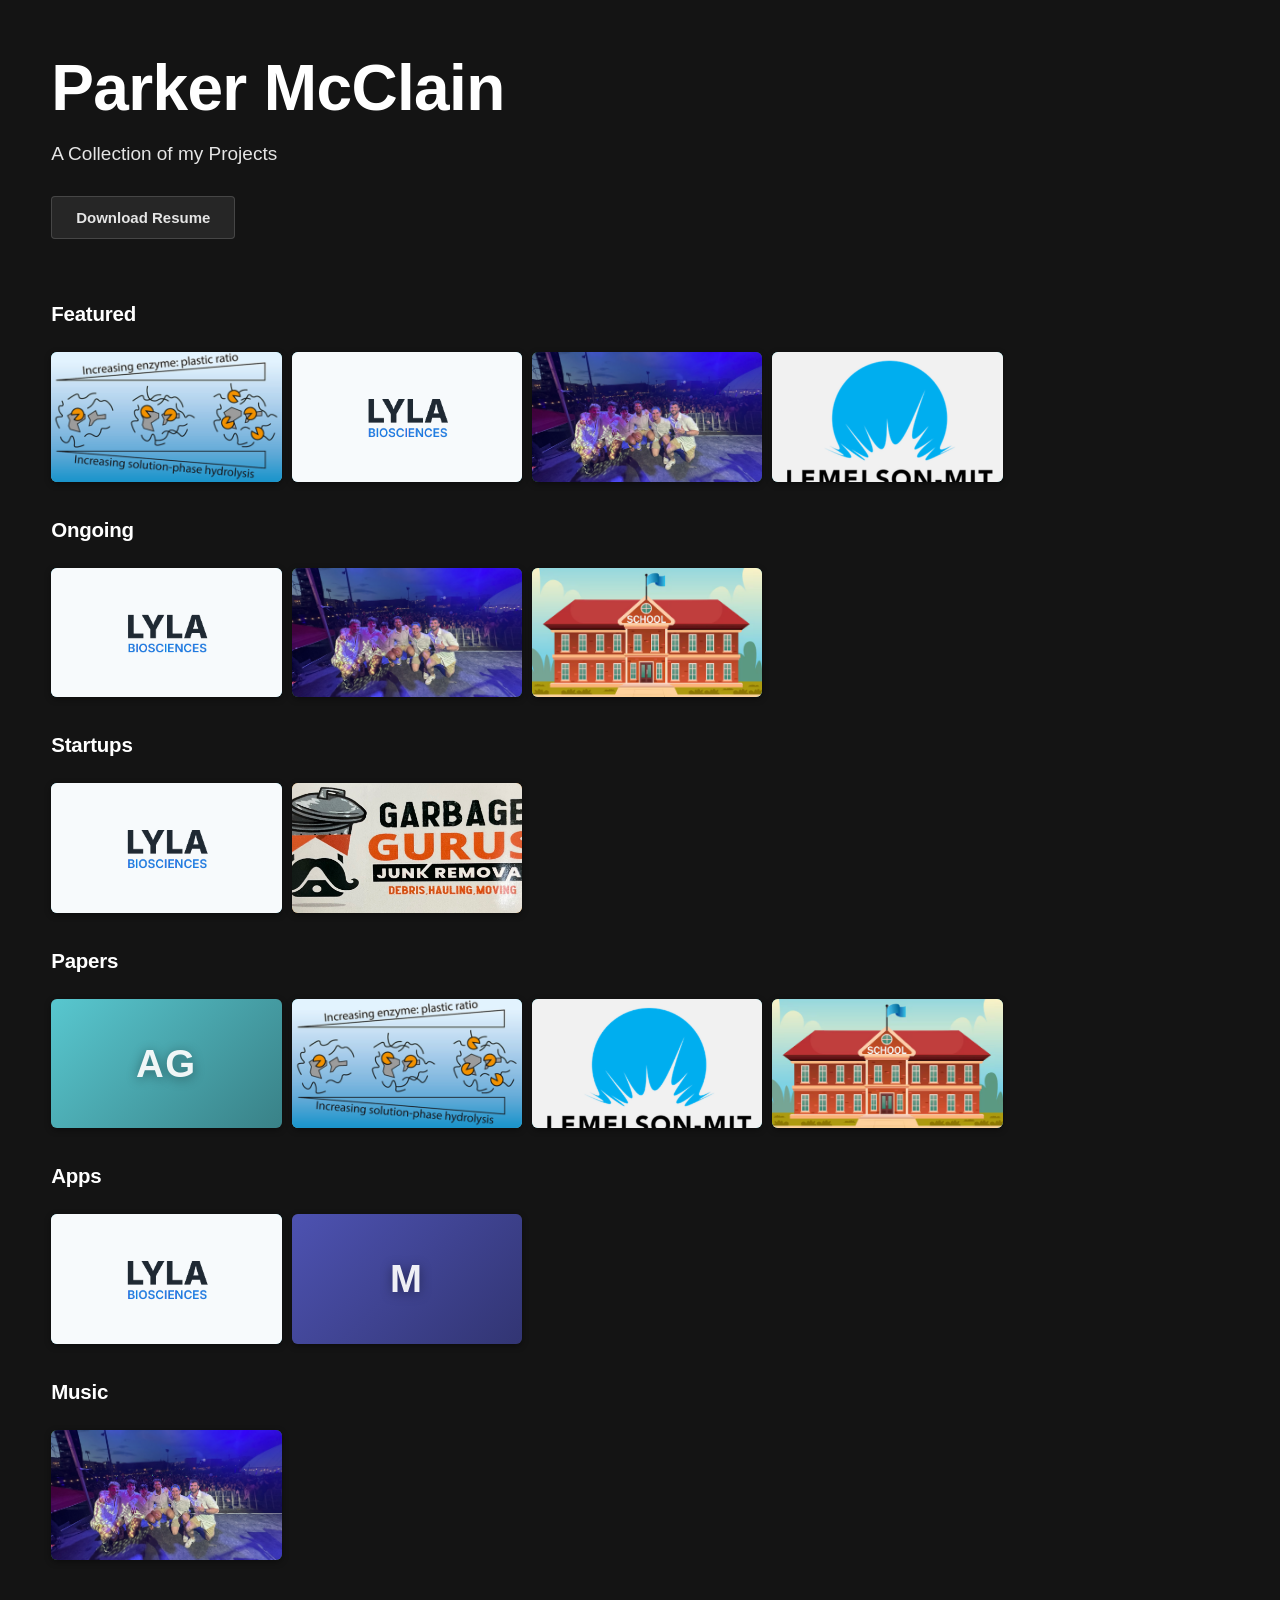
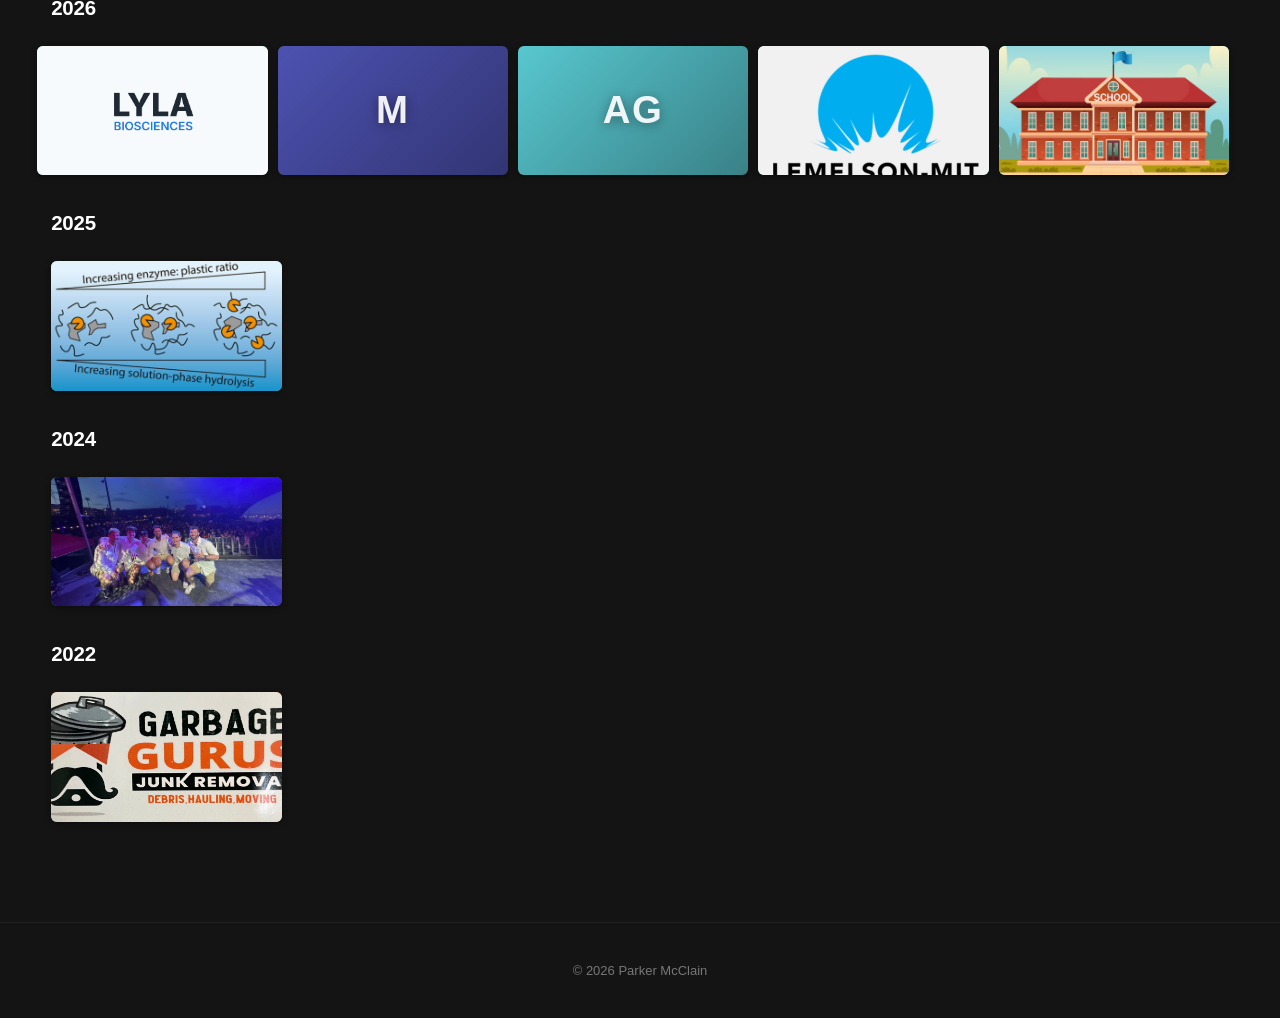
<file: index.html>
<!DOCTYPE html>
<html lang="en">
  <head>
    <meta charset="UTF-8" />
    <meta name="viewport" content="width=device-width, initial-scale=1.0" />
    <title>Projects</title>
    <link rel="stylesheet" href="css/styles.css" />
  </head>
  <body>
    <section class="hero" id="hero">
      <div class="hero-inner">
        <h1 class="hero-title" id="hero-title"></h1>
        <p class="hero-tagline" id="hero-tagline"></p>
        <div class="hero-actions">
          <a class="btn btn-primary" id="hero-cta" href="#">View Featured</a>
        </div>
      </div>
      <div class="hero-fade"></div>
    </section>

    <main id="sections" class="sections"></main>

    <footer class="site-footer">
      <span id="footer-name"></span>
    </footer>

    <script src="data/projects.js"></script>
    <script src="js/main.js"></script>
  </body>
</html>
</file>
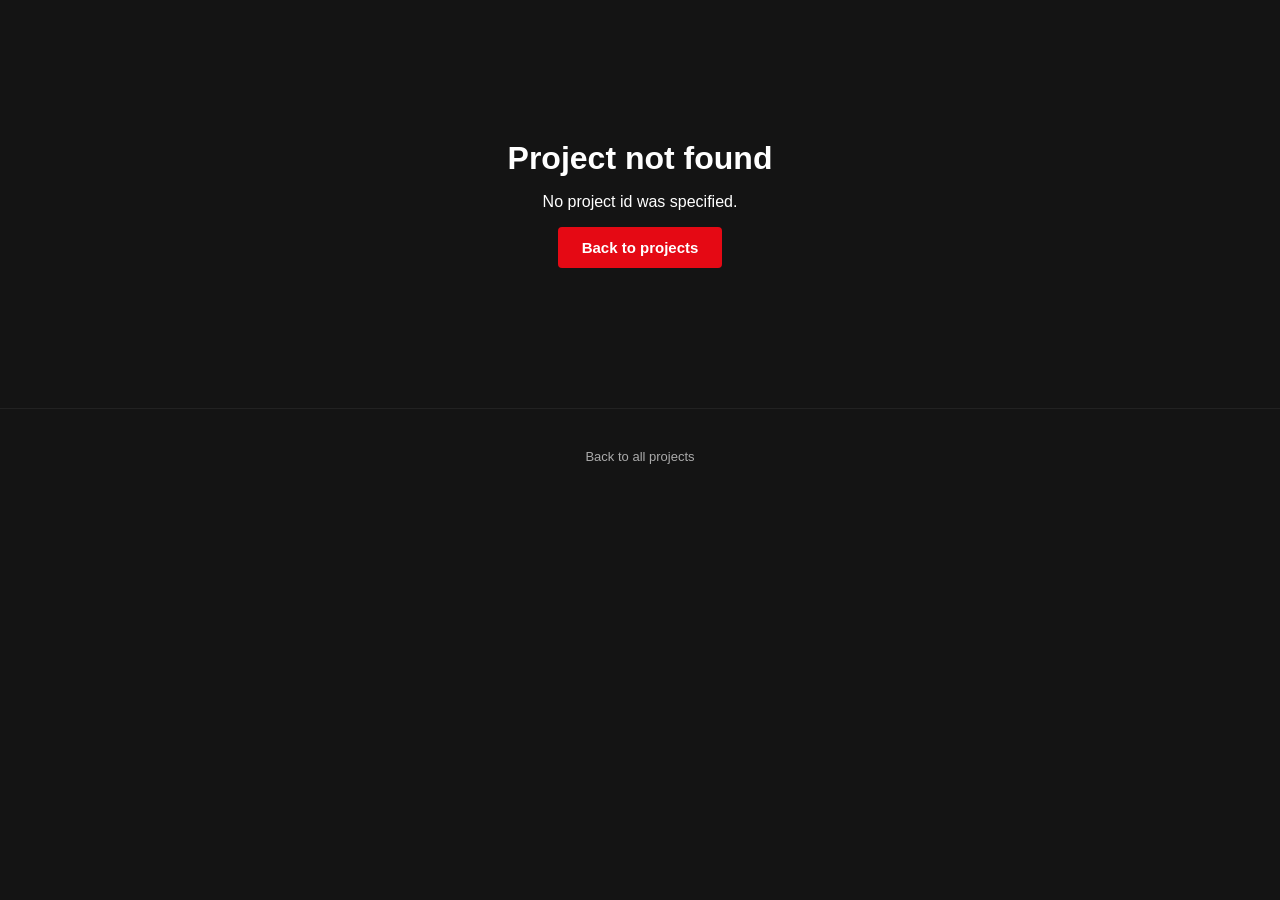
<file: project.html>
<!DOCTYPE html>
<html lang="en">
  <head>
    <meta charset="UTF-8" />
    <meta name="viewport" content="width=device-width, initial-scale=1.0" />
    <title>Project</title>
    <link rel="stylesheet" href="css/styles.css" />
  </head>
  <body>
    <main id="project-root" class="project-page">
      <div class="loading">Loading…</div>
    </main>

    <footer class="site-footer">
      <a href="index.html">Back to all projects</a>
    </footer>

    <script src="data/projects.js"></script>
    <script src="js/project.js"></script>
  </body>
</html>
</file>
<file: css/styles.css>
/* ==========================================================
   Reset / base
   ========================================================== */
*,
*::before,
*::after {
  box-sizing: border-box;
}

html,
body {
  margin: 0;
  padding: 0;
  background: #141414;
  color: #fff;
  font-family: "Helvetica Neue", Helvetica, Arial,
    "Segoe UI", Roboto, sans-serif;
  -webkit-font-smoothing: antialiased;
  scroll-behavior: smooth;
}

a {
  color: inherit;
  text-decoration: none;
}

img {
  display: block;
  max-width: 100%;
}

/* ==========================================================
   Hero
   ========================================================== */
.hero {
  position: relative;
  min-height: 30vh;
  padding: 0 4vw;
  display: flex;
  align-items: center;
  background: #141414;
}

.hero-inner {
  position: relative;
  z-index: 2;
  max-width: 720px;
  padding: 48px 0 24px;
}

.hero-title {
  font-size: clamp(36px, 6vw, 64px);
  line-height: 1.05;
  margin: 0 0 18px;
  font-weight: 800;
  letter-spacing: -0.01em;
}

.hero-tagline {
  font-size: clamp(15px, 1.6vw, 19px);
  line-height: 1.45;
  color: #e5e5e5;
  margin: 0 0 28px;
  max-width: 600px;
}

.hero-actions {
  display: flex;
  gap: 12px;
  flex-wrap: wrap;
}

.btn {
  display: inline-flex;
  align-items: center;
  gap: 8px;
  padding: 12px 24px;
  border-radius: 4px;
  font-size: 15px;
  font-weight: 600;
  cursor: pointer;
  border: none;
  transition: background 150ms ease, transform 150ms ease;
}

.btn-primary {
  background: #e50914;
  color: #fff;
}

.btn-primary:hover {
  background: #f6121d;
}

.btn-secondary {
  background: rgba(109, 109, 110, 0.7);
  color: #fff;
}

.btn-secondary:hover {
  background: rgba(109, 109, 110, 0.9);
}

.hero-fade {
  position: absolute;
  bottom: 0;
  left: 0;
  right: 0;
  height: 80px;
  background: linear-gradient(
    to bottom,
    rgba(20, 20, 20, 0) 0%,
    #141414 100%
  );
  pointer-events: none;
}

/* ==========================================================
   Sections (rows of cards)
   ========================================================== */
.sections {
  padding: 8px 0 64px;
}

.row {
  margin: 24px 0;
}

.row-title {
  font-size: clamp(18px, 1.6vw, 22px);
  font-weight: 700;
  margin: 0 0 14px;
  padding: 0 4vw;
  letter-spacing: -0.01em;
}

.row-scroller-wrap {
  position: relative;
}

.row-scroller {
  display: flex;
  gap: 10px;
  padding: 12px 4vw;
  overflow-x: auto;
  overflow-y: hidden;
  scroll-snap-type: x mandatory;
  scrollbar-width: none; /* Firefox */
}

.row-scroller::-webkit-scrollbar {
  display: none;
}

/* Scroll arrow buttons */
.scroll-btn {
  position: absolute;
  top: 0;
  bottom: 0;
  width: 4vw;
  min-width: 40px;
  background: rgba(20, 20, 20, 0.6);
  border: none;
  color: #fff;
  font-size: 28px;
  cursor: pointer;
  z-index: 5;
  opacity: 0;
  transition: opacity 200ms ease, background 200ms ease;
  display: flex;
  align-items: center;
  justify-content: center;
}

.row-scroller-wrap:hover .scroll-btn {
  opacity: 1;
}

.scroll-btn:hover {
  background: rgba(20, 20, 20, 0.85);
}

.scroll-btn.left {
  left: 0;
  border-radius: 0 4px 4px 0;
}

.scroll-btn.right {
  right: 0;
  border-radius: 4px 0 0 4px;
}

/* ==========================================================
   Cards
   ========================================================== */
.card {
  flex: 0 0 auto;
  width: clamp(180px, 18vw, 280px);
  aspect-ratio: 16 / 9;
  border-radius: 6px;
  overflow: hidden;
  position: relative;
  cursor: pointer;
  scroll-snap-align: start;
  background: #2a2a2a;
  transition: transform 250ms ease, box-shadow 250ms ease,
    z-index 0s linear 250ms;
  box-shadow: 0 2px 6px rgba(0, 0, 0, 0.4);
}

.card:hover,
.card:focus-visible {
  transform: scale(1.08);
  z-index: 4;
  box-shadow: 0 12px 28px rgba(0, 0, 0, 0.6);
  outline: none;
  transition: transform 250ms ease, box-shadow 250ms ease,
    z-index 0s linear;
}

.card-thumb {
  position: absolute;
  inset: 0;
  background-size: cover;
  background-position: center;
  display: flex;
  align-items: center;
  justify-content: center;
  font-weight: 800;
  font-size: clamp(28px, 3vw, 44px);
  letter-spacing: 0.04em;
  color: rgba(255, 255, 255, 0.92);
  text-shadow: 0 2px 12px rgba(0, 0, 0, 0.4);
}

.card-overlay {
  position: absolute;
  inset: 0;
  background: linear-gradient(
    to top,
    rgba(0, 0, 0, 0.85) 0%,
    rgba(0, 0, 0, 0.2) 50%,
    rgba(0, 0, 0, 0) 100%
  );
  display: flex;
  flex-direction: column;
  justify-content: flex-end;
  padding: 12px 14px;
  opacity: 0;
  transition: opacity 200ms ease;
}

.card:hover .card-overlay,
.card:focus-visible .card-overlay {
  opacity: 1;
}

.card-title {
  font-size: 15px;
  font-weight: 700;
  margin: 0 0 4px;
}

.card-tagline {
  font-size: 12px;
  color: #cfcfcf;
  margin: 0;
  line-height: 1.3;
}

/* ==========================================================
   Project detail page
   ========================================================== */
.project-page {
  max-width: 900px;
  margin: 0 auto;
  padding: 60px 4vw 60px;
}

.loading {
  text-align: center;
  padding: 80px 0;
  color: #888;
}

.project-banner {
  width: 100%;
  aspect-ratio: 21 / 9;
  border-radius: 10px;
  background-size: cover;
  background-position: center;
  display: flex;
  align-items: center;
  justify-content: center;
  font-weight: 800;
  font-size: clamp(40px, 6vw, 80px);
  color: rgba(255, 255, 255, 0.95);
  text-shadow: 0 4px 24px rgba(0, 0, 0, 0.5);
  margin-bottom: 32px;
  box-shadow: 0 12px 32px rgba(0, 0, 0, 0.5);
}

.project-title {
  font-size: clamp(32px, 4vw, 48px);
  margin: 0 0 8px;
  font-weight: 800;
  letter-spacing: -0.01em;
}

.project-tagline {
  font-size: clamp(16px, 1.6vw, 20px);
  color: #b3b3b3;
  margin: 0 0 24px;
}

.project-meta {
  display: flex;
  gap: 16px;
  flex-wrap: wrap;
  margin-bottom: 28px;
  font-size: 14px;
  color: #b3b3b3;
}

.project-meta .pill {
  background: rgba(255, 255, 255, 0.08);
  padding: 4px 10px;
  border-radius: 999px;
  color: #e5e5e5;
}

.project-meta .pill-ongoing {
  background: rgba(34, 197, 94, 0.18);
  color: #4ade80;
  padding: 4px 10px;
  border-radius: 999px;
}

.project-meta .pill-complete {
  background: rgba(59, 130, 246, 0.18);
  color: #60a5fa;
  padding: 4px 10px;
  border-radius: 999px;
}

.project-description {
  font-size: 17px;
  line-height: 1.6;
  color: #e5e5e5;
  margin: 0 0 32px;
  white-space: pre-wrap;
}

.project-links {
  display: flex;
  gap: 12px;
  flex-wrap: wrap;
}

.project-downloads {
  margin-top: 32px;
}

.downloads-title {
  font-size: 16px;
  font-weight: 700;
  color: #b3b3b3;
  text-transform: uppercase;
  letter-spacing: 0.08em;
  margin: 0 0 12px;
}

.btn-download {
  background: rgba(255, 255, 255, 0.08);
  color: #e5e5e5;
  border: 1px solid rgba(255, 255, 255, 0.15);
}

.btn-download:hover {
  background: rgba(255, 255, 255, 0.14);
  color: #fff;
}

.not-found {
  text-align: center;
  padding: 80px 0;
}

.not-found h1 {
  margin: 0 0 12px;
}

/* ==========================================================
   Footer
   ========================================================== */
.site-footer {
  padding: 40px 4vw;
  text-align: center;
  color: #777;
  font-size: 13px;
  border-top: 1px solid rgba(255, 255, 255, 0.06);
}

.site-footer a {
  color: #aaa;
}

.site-footer a:hover {
  color: #fff;
}

/* ==========================================================
   Mobile tweaks
   ========================================================== */
@media (max-width: 600px) {
  .hero {
    min-height: 50vh;
  }
  .hero-inner {
    padding: 48px 0 40px;
  }
  .card:hover {
    transform: scale(1.03);
  }
  .scroll-btn {
    display: none;
  }
}
</file>
